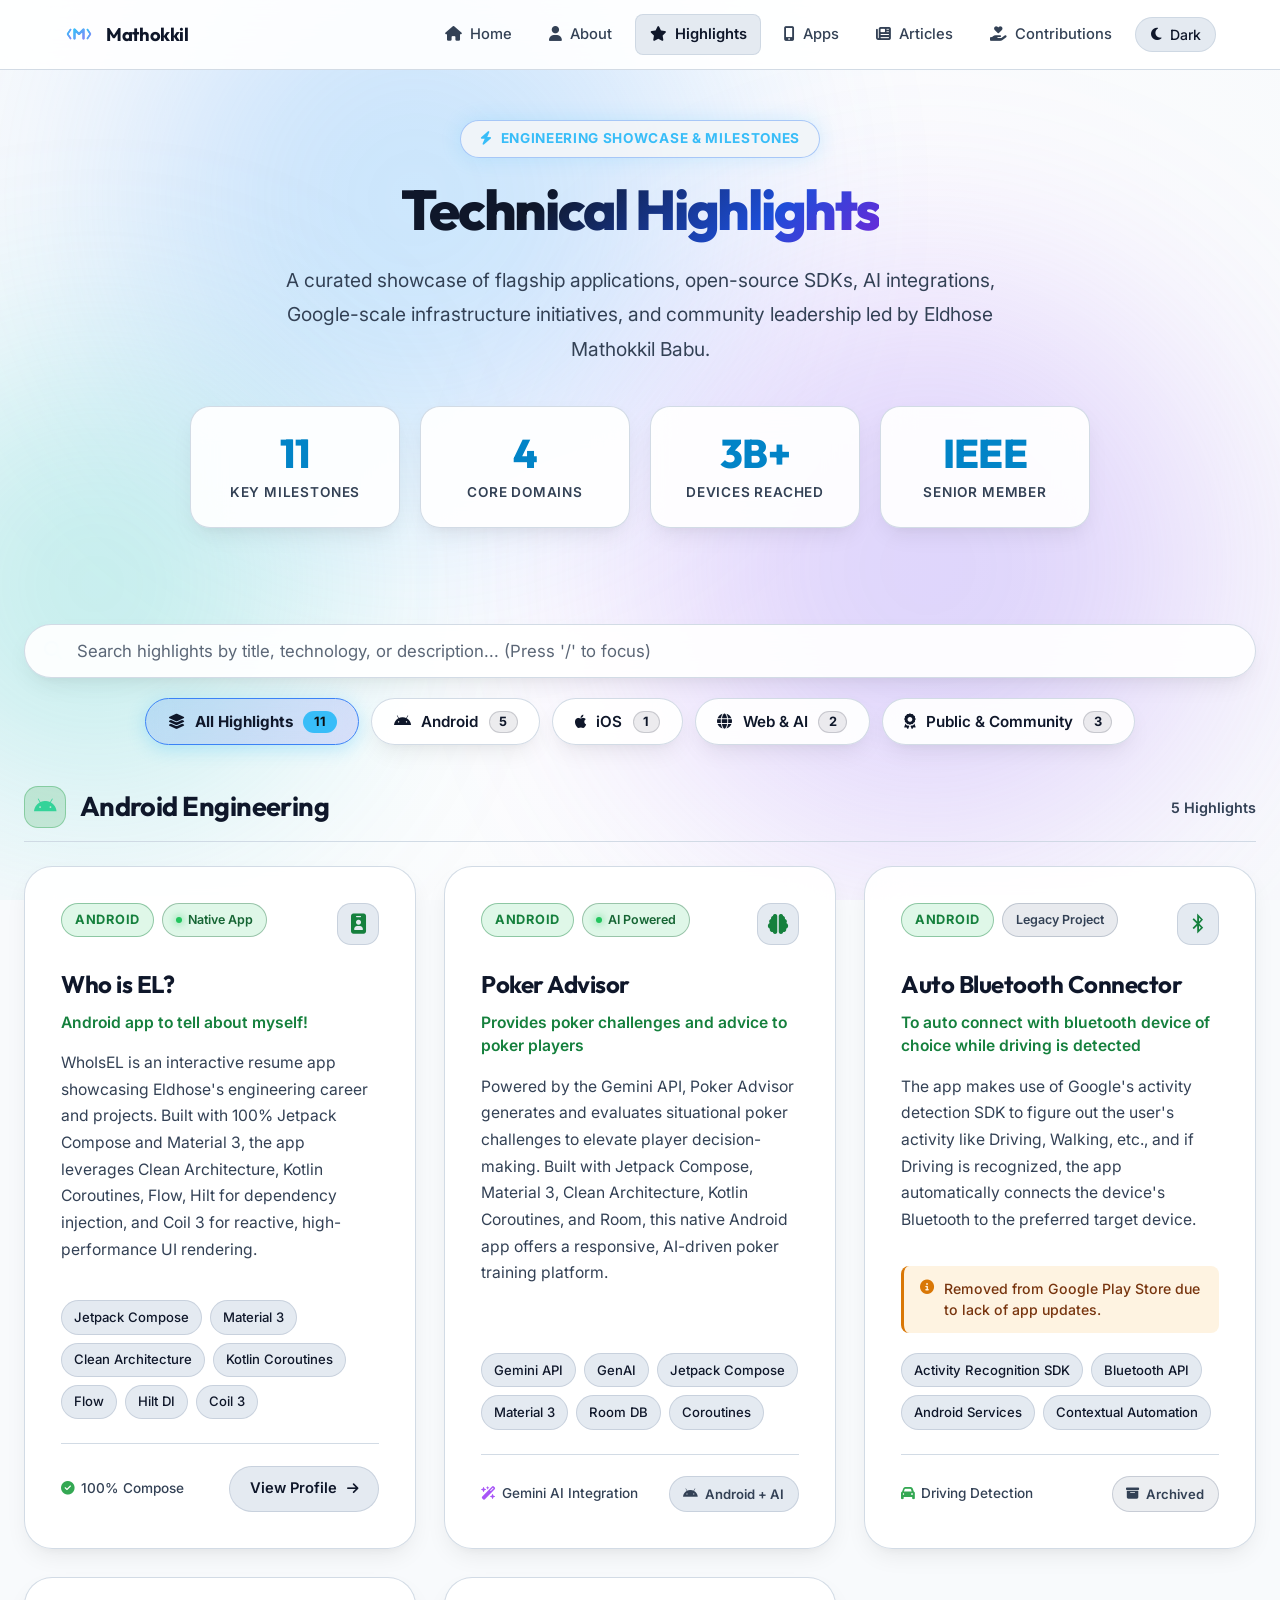
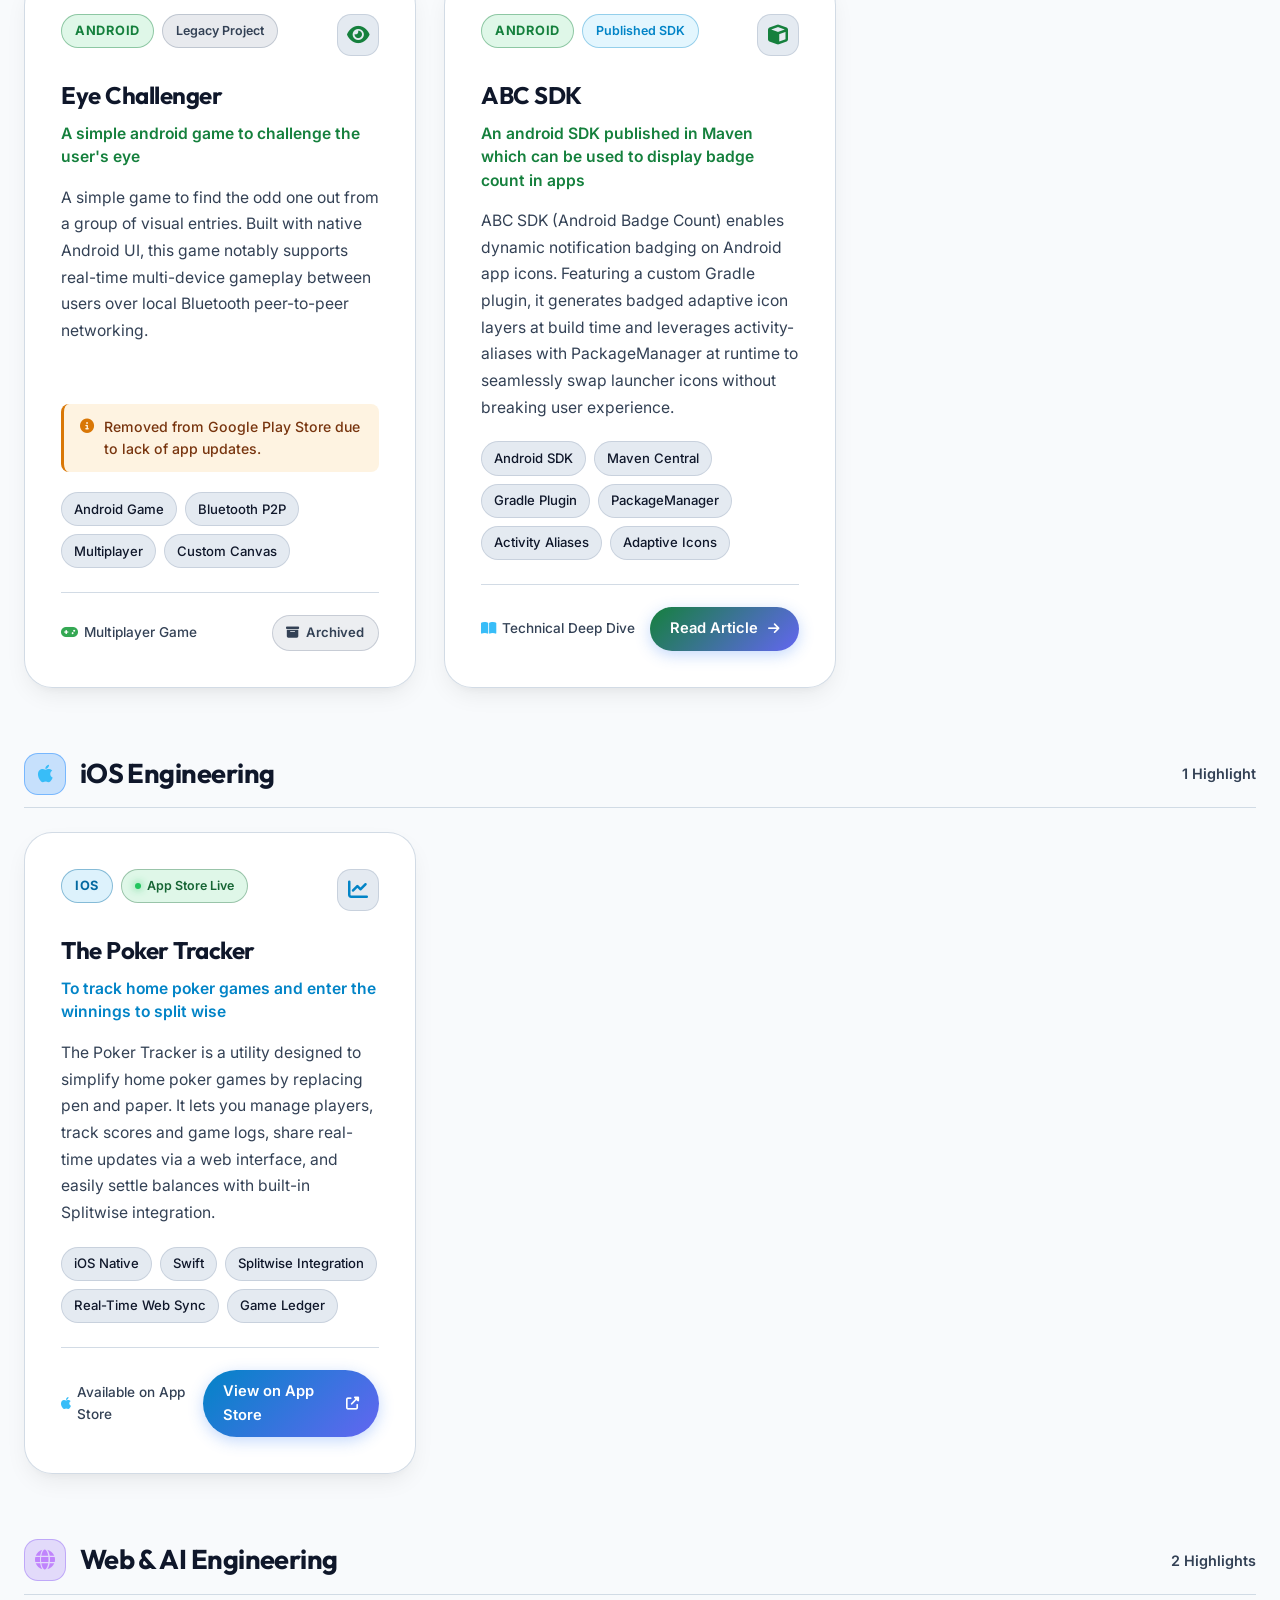
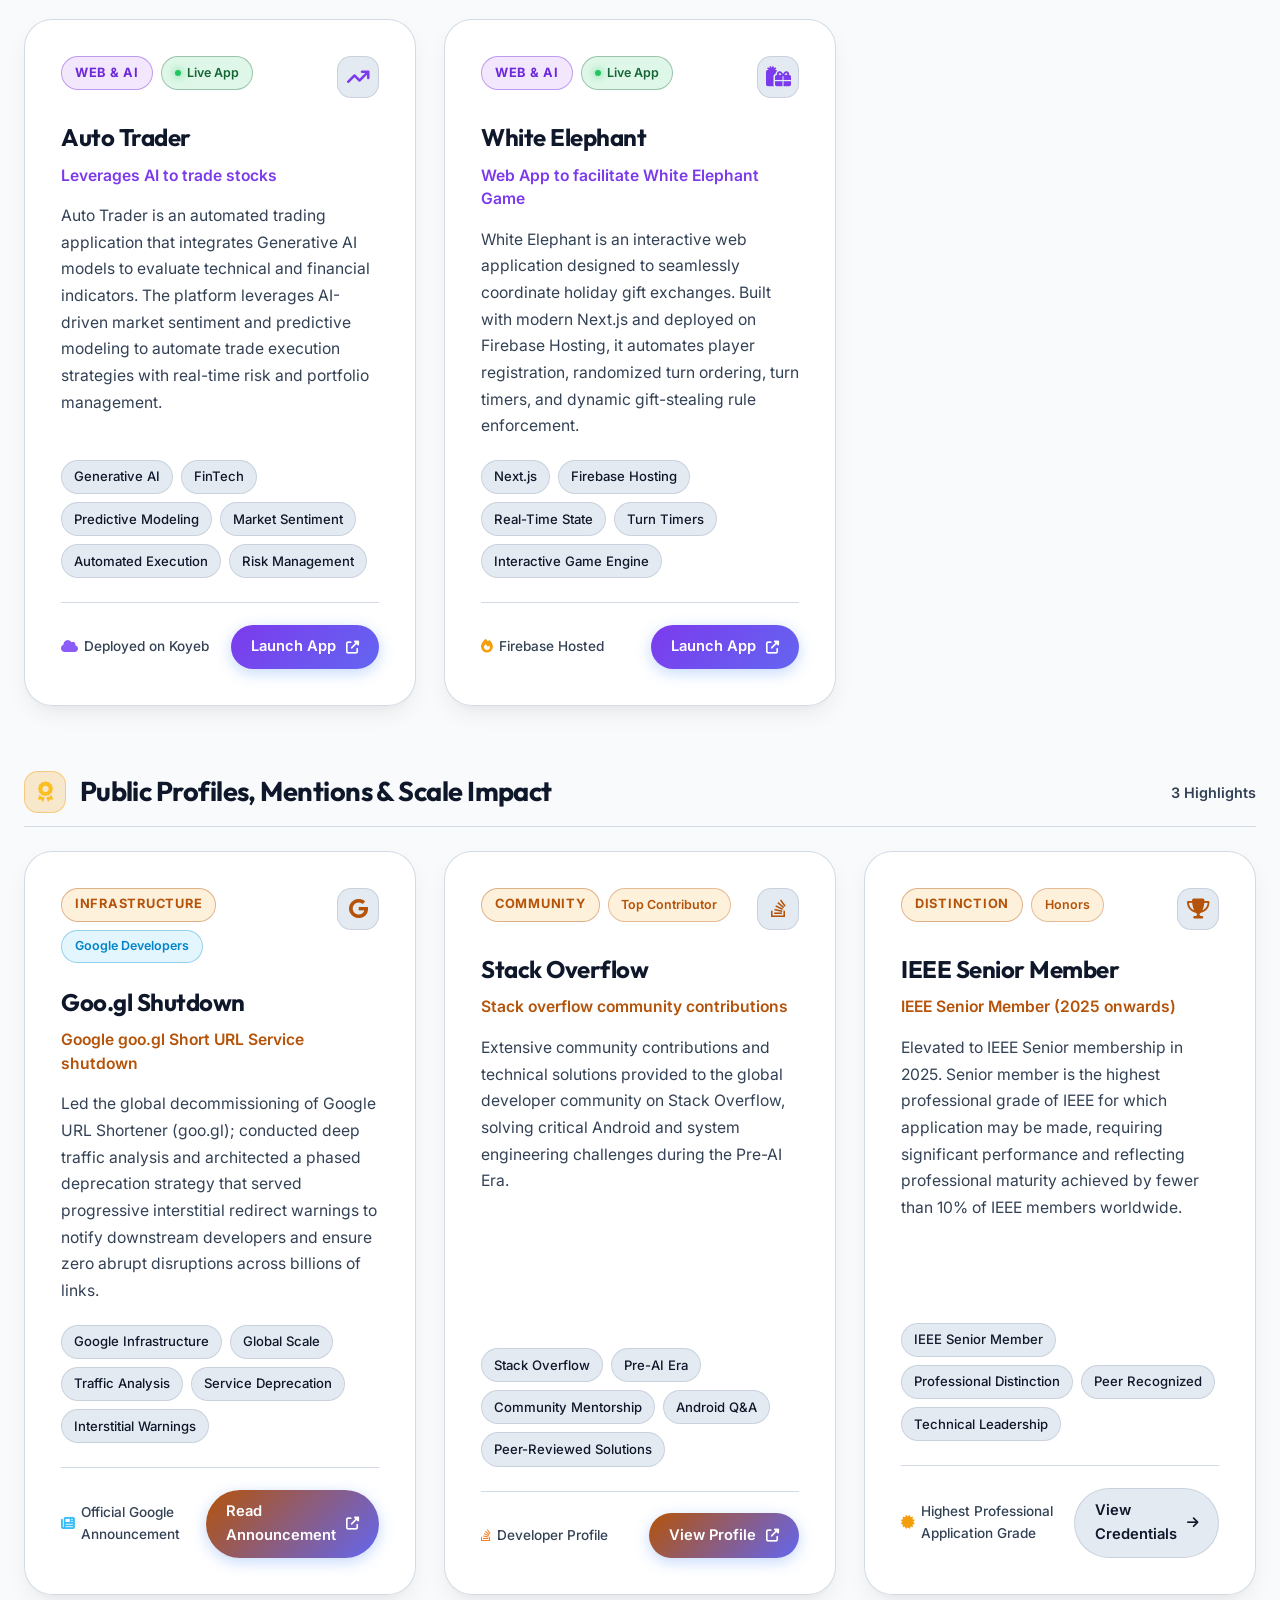
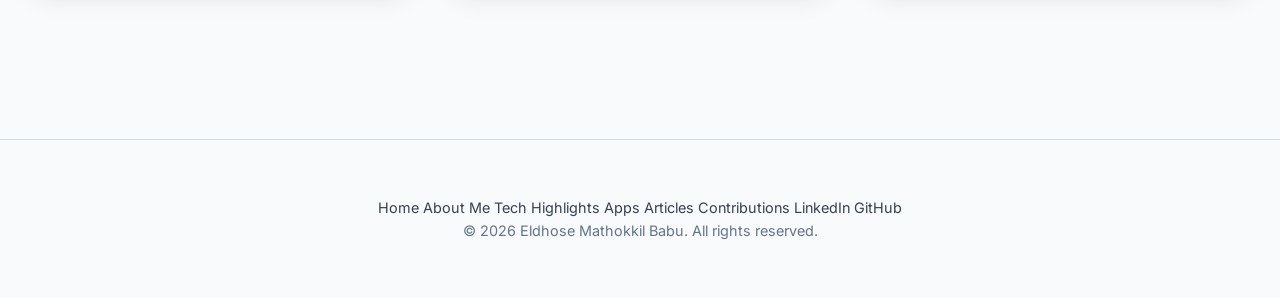
<file: public/highlights.html>
<!DOCTYPE html>
<html lang="en" data-theme="dark">

<head>
  <meta charset="UTF-8">
  <meta name="viewport" content="width=device-width, initial-scale=1.0">
  <title>Tech Highlights | Eldhose Mathokkil Babu</title>
  <meta name="description"
    content="Explore technical highlights and engineering milestones by Eldhose Mathokkil Babu — Android OS, Jetpack Compose, iOS, Generative AI, and Google-scale systems.">
  <meta name="color-scheme" content="light dark">

  <!-- Google Fonts: Outfit (headings) & Inter (body) -->
  <link rel="preconnect" href="https://fonts.googleapis.com">
  <link rel="preconnect" href="https://fonts.gstatic.com" crossorigin>
  <link
    href="https://fonts.googleapis.com/css2?family=Inter:wght@300;400;500;600;700&family=Outfit:wght@400;500;600;700;800&display=swap"
    rel="stylesheet">

  <!-- Font Awesome Icons -->
  <link rel="stylesheet" href="https://cdnjs.cloudflare.com/ajax/libs/font-awesome/6.5.1/css/all.min.css">

  <link rel="icon" type="image/svg+xml" href="logo.svg">
  <link rel="stylesheet" href="style.css?v=2.2">
  <link rel="stylesheet" href="highlights.css?v=2.2">

  <!-- Prevent FOUC Theme Script -->
  <script>
    (function () {
      const savedTheme = localStorage.getItem('color-scheme');
      const prefersDark = window.matchMedia('(prefers-color-scheme: dark)').matches;
      const theme = savedTheme || (prefersDark ? 'dark' : 'light');
      document.documentElement.setAttribute('data-theme', theme);
    })();
  </script>
</head>

<body>
  <!-- Ambient floating globes background -->
  <div class="background-globes" aria-hidden="true">
    <div class="globe globe-1"></div>
    <div class="globe globe-2"></div>
    <div class="globe globe-3"></div>
  </div>

  <!-- Top Glass Navigation -->
  <nav class="glass-nav" aria-label="Main Navigation">
    <a href="/" class="logo" id="nav-brand-link">
      <img src="logo.svg" alt="Mathokkil Logo" class="nav-logo-img">
      <span>Mathokkil</span>
    </a>

    <div class="nav-links">
      <a href="/" class="nav-link" id="nav-home">
        <i class="fas fa-home"></i>
        <span class="nav-link-text">Home</span>
      </a>
      <a href="aboutme.html" class="nav-link" id="nav-aboutme">
        <i class="fas fa-user"></i>
        <span class="nav-link-text">About</span>
      </a>
      <a href="highlights.html" class="nav-link active" id="nav-highlights" aria-current="page">
        <i class="fas fa-star"></i>
        <span class="nav-link-text">Highlights</span>
      </a>
      <a href="apps.html" class="nav-link" id="nav-apps">
        <i class="fas fa-mobile-screen-button"></i>
        <span class="nav-link-text">Apps</span>
      </a>
      <a href="articles/" class="nav-link" id="nav-articles">
        <i class="fas fa-newspaper"></i>
        <span class="nav-link-text">Articles</span>
      </a>
      <a href="contributions.html" class="nav-link" id="nav-contributions">
        <i class="fas fa-hand-holding-heart"></i>
        <span class="nav-link-text">Contributions</span>
      </a>
      <button id="theme-toggle-btn" class="theme-toggle-btn" type="button" aria-label="Toggle theme mode">
        <i class="fas fa-sun" id="theme-icon"></i>
        <span id="theme-label" class="theme-text">Light</span>
      </button>
    </div>
  </nav>

  <!-- Main Container -->
  <main class="highlights-container">
    <!-- Hero Section -->
    <header class="hero-section fade-in-up">
      <div class="hero-badge">
        <i class="fas fa-bolt"></i>
        <span>Engineering Showcase & Milestones</span>
      </div>
      <h1 class="hero-title">Technical Highlights</h1>
      <p class="hero-description">
        A curated showcase of flagship applications, open-source SDKs, AI integrations, Google-scale infrastructure
        initiatives, and community leadership led by Eldhose Mathokkil Babu.
      </p>

      <!-- Key Metrics Ribbon -->
      <div class="metrics-ribbon" role="region" aria-label="Quick Highlights Statistics">
        <div class="metric-card">
          <div class="metric-number">11</div>
          <div class="metric-label">Key Milestones</div>
        </div>
        <div class="metric-card">
          <div class="metric-number">4</div>
          <div class="metric-label">Core Domains</div>
        </div>
        <div class="metric-card">
          <div class="metric-number">3B+</div>
          <div class="metric-label">Devices Reached</div>
        </div>
        <div class="metric-card">
          <div class="metric-number">IEEE</div>
          <div class="metric-label">Senior Member</div>
        </div>
      </div>
    </header>

    <!-- Search & Category Filters -->
    <section class="controls-bar" aria-label="Search and Filter Highlights">
      <div class="search-wrapper">
        <i class="fas fa-search search-icon" aria-hidden="true"></i>
        <input type="text" id="highlight-search" class="search-input"
          placeholder="Search highlights by title, technology, or description... (Press '/' to focus)"
          aria-label="Search highlights">
        <button id="search-clear-btn" class="search-clear-btn" type="button" aria-label="Clear search query">
          <i class="fas fa-times-circle"></i>
        </button>
      </div>

      <nav class="category-filter-bar" aria-label="Category Filters">
        <button class="filter-btn active" data-filter="all" id="filter-all" type="button">
          <i class="fas fa-layer-group"></i> All Highlights <span class="filter-count">11</span>
        </button>
        <button class="filter-btn" data-filter="Android" id="filter-android" type="button">
          <i class="fab fa-android"></i> Android <span class="filter-count">5</span>
        </button>
        <button class="filter-btn" data-filter="iOS" id="filter-ios" type="button">
          <i class="fab fa-apple"></i> iOS <span class="filter-count">1</span>
        </button>
        <button class="filter-btn" data-filter="Web" id="filter-web" type="button">
          <i class="fas fa-globe"></i> Web & AI <span class="filter-count">2</span>
        </button>
        <button class="filter-btn" data-filter="Public Profiles/Mentions/Contributions" id="filter-contributions"
          type="button">
          <i class="fas fa-award"></i> Public & Community <span class="filter-count">3</span>
        </button>
      </nav>
    </section>

    <!-- ========================================== -->
    <!-- CATEGORY 1: ANDROID -->
    <!-- ========================================== -->
    <section class="highlights-section" data-category="Android" id="section-android">
      <div class="section-header">
        <div class="section-title-group">
          <div class="section-icon-box android">
            <i class="fab fa-android"></i>
          </div>
          <h2 class="section-title">Android Engineering</h2>
        </div>
        <span class="section-count-badge">5 Highlights</span>
      </div>

      <div class="highlights-grid">
        <!-- Highlight: Who is EL? -->
        <article class="highlight-card" data-category="Android"
          data-tags="android jetpack compose material 3 clean architecture kotlin coroutines flow hilt coil 3 reactive ui resume"
          id="highlight-who-is-el">
          <div>
            <div class="card-top">
              <div class="badge-group">
                <span class="category-tag android">Android</span>
                <span class="status-badge live">Native App</span>
              </div>
              <div class="card-icon">
                <i class="fas fa-id-badge"></i>
              </div>
            </div>
            <h3 class="card-title">Who is EL?</h3>
            <p class="card-subtitle">Android app to tell about myself!</p>
            <p class="card-description">
              WhoIsEL is an interactive resume app showcasing Eldhose's engineering career and projects. Built with 100%
              Jetpack Compose and Material 3, the app leverages Clean Architecture, Kotlin Coroutines, Flow, Hilt for
              dependency injection, and Coil 3 for reactive, high-performance UI rendering.
            </p>
            <div class="tech-tags">
              <span class="tech-tag">Jetpack Compose</span>
              <span class="tech-tag">Material 3</span>
              <span class="tech-tag">Clean Architecture</span>
              <span class="tech-tag">Kotlin Coroutines</span>
              <span class="tech-tag">Flow</span>
              <span class="tech-tag">Hilt DI</span>
              <span class="tech-tag">Coil 3</span>
            </div>
          </div>
          <div class="card-action">
            <span class="card-internal-badge">
              <i class="fas fa-check-circle" style="color: var(--accent-android);"></i> 100% Compose
            </span>
            <a href="aboutme.html" class="action-btn ghost" id="btn-whoisel-details">
              <span>View Profile</span>
              <i class="fas fa-arrow-right"></i>
            </a>
          </div>
        </article>

        <!-- Highlight: Poker Advisor -->
        <article class="highlight-card" data-category="Android"
          data-tags="android gemini api ai artificial intelligence poker challenges advice jetpack compose material 3 clean architecture kotlin room database"
          id="highlight-poker-advisor">
          <div>
            <div class="card-top">
              <div class="badge-group">
                <span class="category-tag android">Android</span>
                <span class="status-badge live">AI Powered</span>
              </div>
              <div class="card-icon">
                <i class="fas fa-brain"></i>
              </div>
            </div>
            <h3 class="card-title">Poker Advisor</h3>
            <p class="card-subtitle">Provides poker challenges and advice to poker players</p>
            <p class="card-description">
              Powered by the Gemini API, Poker Advisor generates and evaluates situational poker challenges to elevate
              player decision-making. Built with Jetpack Compose, Material 3, Clean Architecture, Kotlin Coroutines, and
              Room, this native Android app offers a responsive, AI-driven poker training platform.
            </p>
            <div class="tech-tags">
              <span class="tech-tag">Gemini API</span>
              <span class="tech-tag">GenAI</span>
              <span class="tech-tag">Jetpack Compose</span>
              <span class="tech-tag">Material 3</span>
              <span class="tech-tag">Room DB</span>
              <span class="tech-tag">Coroutines</span>
            </div>
          </div>
          <div class="card-action">
            <span class="card-internal-badge">
              <i class="fas fa-wand-magic-sparkles" style="color: #a855f7;"></i> Gemini AI Integration
            </span>
            <span class="card-status-pill">
              <i class="fab fa-android"></i> Android + AI
            </span>
          </div>
        </article>

        <!-- Highlight: Auto Bluetooth Connector -->
        <article class="highlight-card" data-category="Android"
          data-tags="android auto bluetooth connector activity detection sdk driving walking background services automation play store"
          id="highlight-auto-bluetooth">
          <div>
            <div class="card-top">
              <div class="badge-group">
                <span class="category-tag android">Android</span>
                <span class="status-badge archive">Legacy Project</span>
              </div>
              <div class="card-icon">
                <i class="fab fa-bluetooth-b"></i>
              </div>
            </div>
            <h3 class="card-title">Auto Bluetooth Connector</h3>
            <p class="card-subtitle">To auto connect with bluetooth device of choice while driving is detected</p>
            <p class="card-description">
              The app makes use of Google's activity detection SDK to figure out the user's activity like Driving,
              Walking, etc., and if Driving is recognized, the app automatically connects the device's Bluetooth to the
              preferred target device.
            </p>
            <div class="notice-box">
              <i class="fas fa-info-circle"></i>
              <span>Removed from Google Play Store due to lack of app updates.</span>
            </div>
            <div class="tech-tags">
              <span class="tech-tag">Activity Recognition SDK</span>
              <span class="tech-tag">Bluetooth API</span>
              <span class="tech-tag">Android Services</span>
              <span class="tech-tag">Contextual Automation</span>
            </div>
          </div>
          <div class="card-action">
            <span class="card-internal-badge">
              <i class="fas fa-car" style="color: var(--accent-android);"></i> Driving Detection
            </span>
            <span class="card-status-pill archive">
              <i class="fas fa-box-archive"></i> Archived
            </span>
          </div>
        </article>

        <!-- Highlight: Eye Challenger -->
        <article class="highlight-card" data-category="Android"
          data-tags="eye challenger android game eye challenge odd one out multi device bluetooth p2p multiplayer play store"
          id="highlight-eye-challenger">
          <div>
            <div class="card-top">
              <div class="badge-group">
                <span class="category-tag android">Android</span>
                <span class="status-badge archive">Legacy Project</span>
              </div>
              <div class="card-icon">
                <i class="fas fa-eye"></i>
              </div>
            </div>
            <h3 class="card-title">Eye Challenger</h3>
            <p class="card-subtitle">A simple android game to challenge the user's eye</p>
            <p class="card-description">
              A simple game to find the odd one out from a group of visual entries. Built with native Android UI, this
              game notably supports real-time multi-device gameplay between users over local Bluetooth peer-to-peer
              networking.
            </p>
            <div class="notice-box">
              <i class="fas fa-info-circle"></i>
              <span>Removed from Google Play Store due to lack of app updates.</span>
            </div>
            <div class="tech-tags">
              <span class="tech-tag">Android Game</span>
              <span class="tech-tag">Bluetooth P2P</span>
              <span class="tech-tag">Multiplayer</span>
              <span class="tech-tag">Custom Canvas</span>
            </div>
          </div>
          <div class="card-action">
            <span class="card-internal-badge">
              <i class="fas fa-gamepad" style="color: var(--accent-android);"></i> Multiplayer Game
            </span>
            <span class="card-status-pill archive">
              <i class="fas fa-box-archive"></i> Archived
            </span>
          </div>
        </article>

        <!-- Highlight: ABC SDK -->
        <article class="highlight-card" data-category="Android"
          data-tags="abc sdk android badge count maven gradle plugin packagemanager activity-aliases adaptive icons open source library"
          id="highlight-abc-sdk">
          <div>
            <div class="card-top">
              <div class="badge-group">
                <span class="category-tag android">Android</span>
                <span class="status-badge article">Published SDK</span>
              </div>
              <div class="card-icon">
                <i class="fas fa-cube"></i>
              </div>
            </div>
            <h3 class="card-title">ABC SDK</h3>
            <p class="card-subtitle">An android SDK published in Maven which can be used to display badge count in apps</p>
            <p class="card-description">
              ABC SDK (Android Badge Count) enables dynamic notification badging on Android app icons. Featuring a custom
              Gradle plugin, it generates badged adaptive icon layers at build time and leverages activity-aliases with
              PackageManager at runtime to seamlessly swap launcher icons without breaking user experience.
            </p>
            <div class="tech-tags">
              <span class="tech-tag">Android SDK</span>
              <span class="tech-tag">Maven Central</span>
              <span class="tech-tag">Gradle Plugin</span>
              <span class="tech-tag">PackageManager</span>
              <span class="tech-tag">Activity Aliases</span>
              <span class="tech-tag">Adaptive Icons</span>
            </div>
          </div>
          <div class="card-action">
            <span class="card-internal-badge">
              <i class="fas fa-book-open" style="color: var(--brand-blue);"></i> Technical Deep Dive
            </span>
            <a href="articles/abc-sdk.html" class="action-btn primary" id="btn-abc-sdk-article">
              <span>Read Article</span>
              <i class="fas fa-arrow-right"></i>
            </a>
          </div>
        </article>
      </div>
    </section>

    <!-- ========================================== -->
    <!-- CATEGORY 2: IOS -->
    <!-- ========================================== -->
    <section class="highlights-section" data-category="iOS" id="section-ios">
      <div class="section-header">
        <div class="section-title-group">
          <div class="section-icon-box ios">
            <i class="fab fa-apple"></i>
          </div>
          <h2 class="section-title">iOS Engineering</h2>
        </div>
        <span class="section-count-badge">1 Highlight</span>
      </div>

      <div class="highlights-grid">
        <!-- Highlight: The Poker Tracker -->
        <article class="highlight-card" data-category="iOS"
          data-tags="ios apple app store the poker tracker home poker games splitwise integration web interface game logs scores settle balances swift"
          id="highlight-poker-tracker">
          <div>
            <div class="card-top">
              <div class="badge-group">
                <span class="category-tag ios">iOS</span>
                <span class="status-badge live">App Store Live</span>
              </div>
              <div class="card-icon">
                <i class="fas fa-chart-line"></i>
              </div>
            </div>
            <h3 class="card-title">The Poker Tracker</h3>
            <p class="card-subtitle">To track home poker games and enter the winnings to split wise</p>
            <p class="card-description">
              The Poker Tracker is a utility designed to simplify home poker games by replacing pen and paper. It lets
              you manage players, track scores and game logs, share real-time updates via a web interface, and easily
              settle balances with built-in Splitwise integration.
            </p>
            <div class="tech-tags">
              <span class="tech-tag">iOS Native</span>
              <span class="tech-tag">Swift</span>
              <span class="tech-tag">Splitwise Integration</span>
              <span class="tech-tag">Real-Time Web Sync</span>
              <span class="tech-tag">Game Ledger</span>
            </div>
          </div>
          <div class="card-action">
            <span class="card-internal-badge">
              <i class="fab fa-apple" style="color: var(--brand-blue);"></i> Available on App Store
            </span>
            <a href="https://apps.apple.com/us/app/the-poker-tracker/id6752974348" target="_blank" rel="noopener noreferrer"
              class="action-btn primary" id="btn-poker-tracker-appstore">
              <span>View on App Store</span>
              <i class="fas fa-external-link-alt"></i>
            </a>
          </div>
        </article>
      </div>
    </section>

    <!-- ========================================== -->
    <!-- CATEGORY 3: WEB & AI -->
    <!-- ========================================== -->
    <section class="highlights-section" data-category="Web" id="section-web">
      <div class="section-header">
        <div class="section-title-group">
          <div class="section-icon-box web">
            <i class="fas fa-globe"></i>
          </div>
          <h2 class="section-title">Web & AI Engineering</h2>
        </div>
        <span class="section-count-badge">2 Highlights</span>
      </div>

      <div class="highlights-grid">
        <!-- Highlight: Auto Trader -->
        <article class="highlight-card" data-category="Web"
          data-tags="web auto trader leverages ai trade stocks generative ai models financial indicators market sentiment predictive modeling automated execution koyeb"
          id="highlight-auto-trader">
          <div>
            <div class="card-top">
              <div class="badge-group">
                <span class="category-tag web">Web & AI</span>
                <span class="status-badge live">Live App</span>
              </div>
              <div class="card-icon">
                <i class="fas fa-arrow-trend-up"></i>
              </div>
            </div>
            <h3 class="card-title">Auto Trader</h3>
            <p class="card-subtitle">Leverages AI to trade stocks</p>
            <p class="card-description">
              Auto Trader is an automated trading application that integrates Generative AI models to evaluate technical
              and financial indicators. The platform leverages AI-driven market sentiment and predictive modeling to
              automate trade execution strategies with real-time risk and portfolio management.
            </p>
            <div class="tech-tags">
              <span class="tech-tag">Generative AI</span>
              <span class="tech-tag">FinTech</span>
              <span class="tech-tag">Predictive Modeling</span>
              <span class="tech-tag">Market Sentiment</span>
              <span class="tech-tag">Automated Execution</span>
              <span class="tech-tag">Risk Management</span>
            </div>
          </div>
          <div class="card-action">
            <span class="card-internal-badge">
              <i class="fas fa-cloud" style="color: var(--accent-web);"></i> Deployed on Koyeb
            </span>
            <a href="https://surviving-aphid-eldhose-81e6e10b.koyeb.app/" target="_blank" rel="noopener noreferrer"
              class="action-btn primary" id="btn-auto-trader-launch">
              <span>Launch App</span>
              <i class="fas fa-external-link-alt"></i>
            </a>
          </div>
        </article>

        <!-- Highlight: White Elephant -->
        <article class="highlight-card" data-category="Web"
          data-tags="web white elephant web app gift exchange holiday next.js nextjs firebase hosting real-time timers randomized ordering rule enforcement"
          id="highlight-white-elephant">
          <div>
            <div class="card-top">
              <div class="badge-group">
                <span class="category-tag web">Web & AI</span>
                <span class="status-badge live">Live App</span>
              </div>
              <div class="card-icon">
                <i class="fas fa-gifts"></i>
              </div>
            </div>
            <h3 class="card-title">White Elephant</h3>
            <p class="card-subtitle">Web App to facilitate White Elephant Game</p>
            <p class="card-description">
              White Elephant is an interactive web application designed to seamlessly coordinate holiday gift exchanges.
              Built with modern Next.js and deployed on Firebase Hosting, it automates player registration, randomized
              turn ordering, turn timers, and dynamic gift-stealing rule enforcement.
            </p>
            <div class="tech-tags">
              <span class="tech-tag">Next.js</span>
              <span class="tech-tag">Firebase Hosting</span>
              <span class="tech-tag">Real-Time State</span>
              <span class="tech-tag">Turn Timers</span>
              <span class="tech-tag">Interactive Game Engine</span>
            </div>
          </div>
          <div class="card-action">
            <span class="card-internal-badge">
              <i class="fas fa-fire" style="color: #f59e0b;"></i> Firebase Hosted
            </span>
            <a href="https://white-elephant-ed2b4.web.app/" target="_blank" rel="noopener noreferrer"
              class="action-btn primary" id="btn-white-elephant-launch">
              <span>Launch App</span>
              <i class="fas fa-external-link-alt"></i>
            </a>
          </div>
        </article>
      </div>
    </section>

    <!-- ========================================== -->
    <!-- CATEGORY 4: PUBLIC PROFILES / MENTIONS / CONTRIBUTIONS -->
    <!-- ========================================== -->
    <section class="highlights-section" data-category="Public Profiles/Mentions/Contributions" id="section-contributions">
      <div class="section-header">
        <div class="section-title-group">
          <div class="section-icon-box impact">
            <i class="fas fa-award"></i>
          </div>
          <h2 class="section-title">Public Profiles, Mentions & Scale Impact</h2>
        </div>
        <span class="section-count-badge">3 Highlights</span>
      </div>

      <div class="highlights-grid">
        <!-- Highlight: Goo.gl Shutdown -->
        <article class="highlight-card" data-category="Public Profiles/Mentions/Contributions"
          data-tags="goo.gl shutdown google url shortener decommissioning traffic analysis deprecation strategy developers redirect warnings global infrastructure scale"
          id="highlight-googl-shutdown">
          <div>
            <div class="card-top">
              <div class="badge-group">
                <span class="category-tag impact">Infrastructure</span>
                <span class="status-badge article">Google Developers</span>
              </div>
              <div class="card-icon">
                <i class="fab fa-google"></i>
              </div>
            </div>
            <h3 class="card-title">Goo.gl Shutdown</h3>
            <p class="card-subtitle">Google goo.gl Short URL Service shutdown</p>
            <p class="card-description">
              Led the global decommissioning of Google URL Shortener (goo.gl); conducted deep traffic analysis and
              architected a phased deprecation strategy that served progressive interstitial redirect warnings to notify
              downstream developers and ensure zero abrupt disruptions across billions of links.
            </p>
            <div class="tech-tags">
              <span class="tech-tag">Google Infrastructure</span>
              <span class="tech-tag">Global Scale</span>
              <span class="tech-tag">Traffic Analysis</span>
              <span class="tech-tag">Service Deprecation</span>
              <span class="tech-tag">Interstitial Warnings</span>
            </div>
          </div>
          <div class="card-action">
            <span class="card-internal-badge">
              <i class="fas fa-newspaper" style="color: var(--brand-blue);"></i> Official Google Announcement
            </span>
            <a href="https://developers.googleblog.com/en/google-url-shortener-links-will-no-longer-be-available/"
              target="_blank" rel="noopener noreferrer" class="action-btn primary" id="btn-googl-announcement">
              <span>Read Announcement</span>
              <i class="fas fa-external-link-alt"></i>
            </a>
          </div>
        </article>

        <!-- Highlight: Stack Overflow -->
        <article class="highlight-card" data-category="Public Profiles/Mentions/Contributions"
          data-tags="stack overflow community contributions pre-ai era android knowledge sharing answers reputation top contributor"
          id="highlight-stackoverflow">
          <div>
            <div class="card-top">
              <div class="badge-group">
                <span class="category-tag impact">Community</span>
                <span class="status-badge award">Top Contributor</span>
              </div>
              <div class="card-icon">
                <i class="fab fa-stack-overflow"></i>
              </div>
            </div>
            <h3 class="card-title">Stack Overflow</h3>
            <p class="card-subtitle">Stack overflow community contributions</p>
            <p class="card-description">
              Extensive community contributions and technical solutions provided to the global developer community on
              Stack Overflow, solving critical Android and system engineering challenges during the Pre-AI Era.
            </p>
            <div class="tech-tags">
              <span class="tech-tag">Stack Overflow</span>
              <span class="tech-tag">Pre-AI Era</span>
              <span class="tech-tag">Community Mentorship</span>
              <span class="tech-tag">Android Q&A</span>
              <span class="tech-tag">Peer-Reviewed Solutions</span>
            </div>
          </div>
          <div class="card-action">
            <span class="card-internal-badge">
              <i class="fab fa-stack-overflow" style="color: #f48225;"></i> Developer Profile
            </span>
            <a href="https://stackoverflow.com/users/1618885/eldhose-m-babu" target="_blank" rel="noopener noreferrer"
              class="action-btn primary" id="btn-stackoverflow-profile">
              <span>View Profile</span>
              <i class="fas fa-external-link-alt"></i>
            </a>
          </div>
        </article>

        <!-- Highlight: IEEE Senior Member -->
        <article class="highlight-card" data-category="Public Profiles/Mentions/Contributions"
          data-tags="ieee senior member 2025 onwards honors elevation professional distinction top 10 percent institute of electrical and electronics engineers"
          id="highlight-ieee">
          <div>
            <div class="card-top">
              <div class="badge-group">
                <span class="category-tag impact">Distinction</span>
                <span class="status-badge award">Honors</span>
              </div>
              <div class="card-icon">
                <i class="fas fa-trophy"></i>
              </div>
            </div>
            <h3 class="card-title">IEEE Senior Member</h3>
            <p class="card-subtitle">IEEE Senior Member (2025 onwards)</p>
            <p class="card-description">
              Elevated to IEEE Senior membership in 2025. Senior member is the highest professional grade of IEEE for
              which application may be made, requiring significant performance and reflecting professional maturity
              achieved by fewer than 10% of IEEE members worldwide.
            </p>
            <div class="tech-tags">
              <span class="tech-tag">IEEE Senior Member</span>
              <span class="tech-tag">Professional Distinction</span>
              <span class="tech-tag">Peer Recognized</span>
              <span class="tech-tag">Technical Leadership</span>
            </div>
          </div>
          <div class="card-action">
            <span class="card-internal-badge">
              <i class="fas fa-certificate" style="color: var(--accent-impact);"></i> Highest Professional Application Grade
            </span>
            <a href="aboutme.html" class="action-btn ghost" id="btn-ieee-credentials">
              <span>View Credentials</span>
              <i class="fas fa-arrow-right"></i>
            </a>
          </div>
        </article>
      </div>
    </section>

    <!-- Empty Search State -->
    <div class="empty-state" id="empty-state" role="status" aria-live="polite">
      <div class="empty-icon">
        <i class="fas fa-search-minus"></i>
      </div>
      <h3 class="empty-title">No highlights match your search</h3>
      <p class="empty-description">Try adjusting your search terms or selecting a different category filter above.</p>
      <button class="action-btn primary" id="reset-filters-btn" type="button">
        <i class="fas fa-rotate-left"></i>
        <span>Reset Filters</span>
      </button>
    </div>
  </main>

  <!-- Footer -->
  <footer class="highlights-footer">
    <nav class="footer-nav" aria-label="Footer Navigation">
      <a href="/" class="footer-link">Home</a>
      <a href="aboutme.html" class="footer-link">About Me</a>
      <a href="highlights.html" class="footer-link">Tech Highlights</a>
      <a href="apps.html" class="footer-link">Apps</a>
      <a href="articles/" class="footer-link">Articles</a>
      <a href="contributions.html" class="footer-link">Contributions</a>
      <a href="https://linkedin.com/in/eldhosembabu" target="_blank" rel="noopener noreferrer" class="footer-link">LinkedIn</a>
      <a href="https://github.com/eldhosembabu" target="_blank" rel="noopener noreferrer" class="footer-link">GitHub</a>
    </nav>
    <p>&copy; 2026 Eldhose Mathokkil Babu. All rights reserved.</p>
  </footer>

  <script src="script.js?v=2.2"></script>
  <script src="highlights.js?v=2.2"></script>
</body>

</html>
</file>
<file: public/style.css>
/* -------------------------------------------------------------
 * MATHOKKIL GLOBAL DESIGN SYSTEM & TOKENS
 * Unified theme across all pages (Home, About, Highlights, Apps, Contributions, Articles)
 * ------------------------------------------------------------- */
:root {
    /* Brand & Accent Colors */
    --accent-primary: #3b82f6;      /* Modern Blue */
    --accent-secondary: #6366f1;    /* Indigo */
    --brand-blue: #38bdf8;          /* Light Blue / Cyan */
    --brand-indigo: #818cf8;        /* Soft Indigo */
    --brand-gradient: linear-gradient(135deg, #38bdf8 0%, #818cf8 100%);

    /* Domain-specific Accents */
    --accent-android: #34A853;      /* Google / Android Green */
    --accent-ios: #007AFF;          /* Apple Blue */
    --accent-web: #8B5CF6;          /* Modern Purple / AI */
    --accent-impact: #F59E0B;       /* Gold / Impact */

    /* Typography */
    --font-heading: 'Outfit', -apple-system, BlinkMacSystemFont, "Segoe UI", Roboto, sans-serif;
    --font-body: 'Inter', 'Outfit', -apple-system, BlinkMacSystemFont, "Segoe UI", Roboto, sans-serif;

    /* Sizing & Transitions */
    --radius-sm: 8px;
    --radius-md: 14px;
    --radius-lg: 20px;
    --radius-xl: 28px;
    --radius-pill: 9999px;

    --transition-fast: 0.18s ease;
    --transition-normal: 0.3s cubic-bezier(0.4, 0, 0.2, 1);
    --transition-slow: 0.5s cubic-bezier(0.4, 0, 0.2, 1);
}

/* -------------------------------------------------------------
 * DARK THEME (DEFAULT)
 * ------------------------------------------------------------- */
:root,
:root[data-theme="dark"] {
    --bg-color: #0c0c0d;
    --bg-surface: #13141f;
    --text-primary: #ffffff;
    --text-secondary: #cbd5e1;       /* High-contrast readable light slate */
    --text-muted: #94a3b8;           /* Clear secondary muted text */
    --glass-bg: rgba(18, 20, 30, 0.82);
    --glass-border: rgba(255, 255, 255, 0.1);
    --glass-highlight: rgba(255, 255, 255, 0.05);
    --border-highlight: rgba(56, 189, 248, 0.35);
    --card-shadow: 0 10px 30px -10px rgba(0, 0, 0, 0.6), 0 0 1px 1px rgba(255, 255, 255, 0.08);
    --premium-shadow: 0 20px 25px -5px rgba(0, 0, 0, 0.35), 0 10px 10px -5px rgba(0, 0, 0, 0.25);
    --gradient-text: linear-gradient(135deg, #ffffff 30%, #93c5fd 75%, #c084fc 100%);
    --nav-bg: rgba(12, 12, 13, 0.88);
    --orb-opacity: 0.18;
    --btn-primary-bg: #ffffff;
    --btn-primary-text: #0c0c0d;
    --btn-primary-hover: #f1f5f9;
    --chip-bg: rgba(255, 255, 255, 0.08);
    --chip-text: #f1f5f9;
    --chip-border: rgba(255, 255, 255, 0.12);
    --card-subtitle-color: #38bdf8;  /* Vibrant readable sky blue */
}

/* -------------------------------------------------------------
 * LIGHT THEME
 * ------------------------------------------------------------- */
:root[data-theme="light"] {
    --bg-color: #f8fafc;
    --bg-surface: #ffffff;
    --text-primary: #0f172a;
    --text-secondary: #334155;       /* Deep readable slate */
    --text-muted: #64748b;           /* Legible secondary muted */
    --glass-bg: rgba(255, 255, 255, 0.92);
    --glass-border: rgba(203, 213, 225, 0.85);
    --glass-highlight: rgba(241, 245, 249, 0.95);
    --border-highlight: rgba(59, 130, 246, 0.4);
    --card-shadow: 0 10px 25px -5px rgba(0, 0, 0, 0.08), 0 8px 10px -6px rgba(0, 0, 0, 0.04);
    --premium-shadow: 0 20px 25px -5px rgba(0, 0, 0, 0.12), 0 10px 10px -5px rgba(0, 0, 0, 0.06);
    --gradient-text: linear-gradient(135deg, #0f172a 30%, #1d4ed8 75%, #6d28d9 100%);
    --nav-bg: rgba(255, 255, 255, 0.9);
    --orb-opacity: 0.25;
    --btn-primary-bg: #0f172a;
    --btn-primary-text: #ffffff;
    --btn-primary-hover: #1e293b;
    --chip-bg: rgba(226, 232, 240, 0.9);
    --chip-text: #0f172a;
    --chip-border: rgba(148, 163, 184, 0.35);
    --card-subtitle-color: #0284c7;  /* Deep vibrant sky blue */
}

/* -------------------------------------------------------------
 * BASE & RESETS
 * ------------------------------------------------------------- */
*, *::before, *::after {
    margin: 0;
    padding: 0;
    box-sizing: border-box;
}

html {
    scroll-behavior: smooth;
}

body {
    font-family: var(--font-body);
    background-color: var(--bg-color);
    color: var(--text-primary);
    line-height: 1.6;
    overflow-x: hidden;
    -webkit-font-smoothing: antialiased;
    position: relative;
    min-height: 100vh;
    transition: background-color var(--transition-normal), color var(--transition-normal);
}

/* -------------------------------------------------------------
 * AMBIENT BACKGROUND GLOBES
 * ------------------------------------------------------------- */
.background-globes,
.bg-globes {
    position: fixed;
    top: 0;
    left: 0;
    width: 100%;
    height: 100%;
    z-index: -1;
    overflow: hidden;
    pointer-events: none;
    background: radial-gradient(circle at 50% 50%, var(--bg-surface) 0%, var(--bg-color) 100%);
}

.globe {
    position: absolute;
    border-radius: 50%;
    filter: blur(120px);
    opacity: var(--orb-opacity);
    animation: float 25s infinite ease-in-out;
}

.globe-1 {
    top: -10%;
    left: 10%;
    width: 45vw;
    height: 45vw;
    background: radial-gradient(circle, #38bdf8 0%, #3b82f6 70%, transparent 100%);
}

.globe-2 {
    bottom: 5%;
    right: 5%;
    width: 45vw;
    height: 45vw;
    background: radial-gradient(circle, #6366f1 0%, #a855f7 70%, transparent 100%);
    animation-delay: -6s;
}

.globe-3 {
    top: 40%;
    left: -10%;
    width: 35vw;
    height: 35vw;
    background: radial-gradient(circle, #34d399 0%, #06b6d4 70%, transparent 100%);
    animation-delay: -12s;
}

@keyframes float {
    0%, 100% {
        transform: translate(0, 0) scale(1);
    }
    50% {
        transform: translate(30px, -30px) scale(1.05);
    }
}

/* -------------------------------------------------------------
 * UNIFIED GLASS NAVIGATION
 * ------------------------------------------------------------- */
.glass-nav {
    position: fixed;
    top: 0;
    left: 0;
    width: 100%;
    padding: 1rem 6%;
    display: flex;
    justify-content: space-between;
    align-items: center;
    background: var(--nav-bg);
    backdrop-filter: blur(16px);
    -webkit-backdrop-filter: blur(16px);
    border-bottom: 1px solid var(--glass-border);
    z-index: 1000;
    transition: all var(--transition-normal);
}

.logo,
.nav-brand {
    display: flex;
    align-items: center;
    gap: 0.75rem;
    font-size: 1.15rem;
    font-weight: 700;
    letter-spacing: -0.02em;
    font-family: var(--font-heading);
    text-decoration: none;
    color: var(--text-primary);
}

.nav-logo-img,
.nav-logo {
    height: 30px;
    width: 30px;
    transition: transform var(--transition-normal);
}

.logo:hover .nav-logo-img,
.nav-brand:hover .nav-logo {
    transform: rotate(8deg) scale(1.08);
}

.nav-links,
.nav-actions {
    display: flex;
    align-items: center;
    gap: 0.6rem;
    flex-wrap: nowrap;
}

.nav-link {
    color: var(--text-secondary);
    text-decoration: none;
    font-size: 0.92rem;
    font-weight: 500;
    padding: 0.5rem 0.85rem;
    border-radius: var(--radius-sm);
    transition: all var(--transition-fast);
    display: inline-flex;
    align-items: center;
    gap: 0.5rem;
    white-space: nowrap;
}

.nav-link:hover {
    color: var(--text-primary);
    background: var(--glass-highlight);
}

.nav-link.active {
    color: var(--text-primary);
    background: var(--chip-bg);
    border: 1px solid var(--glass-border);
    font-weight: 600;
}

/* Theme Toggle Button */
.theme-toggle-btn {
    background: var(--chip-bg);
    border: 1px solid var(--glass-border);
    color: var(--text-primary);
    padding: 0.5rem 0.9rem;
    border-radius: var(--radius-pill);
    cursor: pointer;
    display: inline-flex;
    align-items: center;
    gap: 0.5rem;
    font-size: 0.88rem;
    font-family: inherit;
    font-weight: 500;
    transition: all var(--transition-fast);
    white-space: nowrap;
}

.theme-toggle-btn:hover {
    border-color: var(--brand-blue);
    transform: translateY(-1px);
    box-shadow: 0 4px 12px rgba(56, 189, 248, 0.15);
}

/* -------------------------------------------------------------
 * BUTTONS
 * ------------------------------------------------------------- */
.btn {
    display: inline-flex;
    align-items: center;
    justify-content: center;
    gap: 0.6rem;
    padding: 0.7rem 1.4rem;
    border-radius: var(--radius-pill);
    font-size: 0.9rem;
    font-weight: 600;
    text-decoration: none;
    transition: all 0.3s cubic-bezier(0.4, 0, 0.2, 1);
    cursor: pointer;
    border: 1px solid transparent;
    font-family: inherit;
}

.btn.primary {
    background: var(--btn-primary-bg);
    color: var(--btn-primary-text);
    box-shadow: 0 4px 14px rgba(0, 0, 0, 0.15);
}

.btn.primary:hover {
    background: var(--btn-primary-hover);
    transform: translateY(-2px);
    box-shadow: 0 8px 20px rgba(59, 130, 246, 0.25);
}

.btn.secondary {
    background: var(--glass-highlight);
    border: 1px solid var(--glass-border);
    color: var(--text-primary);
}

.btn.secondary:hover {
    background: rgba(255, 255, 255, 0.1);
    border-color: var(--border-highlight);
    transform: translateY(-2px);
}

:root[data-theme="light"] .btn.secondary:hover {
    background: rgba(0, 0, 0, 0.05);
}

.gradient-text {
    background: var(--gradient-text);
    -webkit-background-clip: text;
    background-clip: text;
    -webkit-text-fill-color: transparent;
}

/* -------------------------------------------------------------
 * CARDS & LAYOUTS (Resume, Apps, Contributions)
 * ------------------------------------------------------------- */
.resume-container {
    padding: 8rem 5% 4rem;
    display: flex;
    justify-content: center;
    min-height: 100vh;
}

.resume-paper,
.glass-card {
    width: 100%;
    max-width: 1100px;
    background: var(--glass-bg);
    border: 1px solid var(--glass-border);
    border-radius: var(--radius-xl);
    padding: 4rem;
    box-shadow: var(--premium-shadow);
    backdrop-filter: blur(20px);
    -webkit-backdrop-filter: blur(20px);
    transition: border-color var(--transition-normal), box-shadow var(--transition-normal);
}

.resume-header {
    border-bottom: 1px solid var(--glass-border);
    padding-bottom: 3rem;
    margin-bottom: 3rem;
}

.resume-header h1 {
    font-size: 3.8rem;
    font-weight: 800;
    letter-spacing: -0.04em;
    margin-bottom: 0.5rem;
    font-family: var(--font-heading);
    background: var(--gradient-text);
    -webkit-background-clip: text;
    background-clip: text;
    -webkit-text-fill-color: transparent;
}

.resume-header h2 {
    font-size: 1.5rem;
    font-weight: 500;
    color: var(--accent-primary);
    margin-bottom: 1.5rem;
}

.summary-text {
    max-width: 750px;
    font-size: 1.15rem;
    color: var(--text-secondary);
    line-height: 1.8;
}

.timeline-entry {
    margin-bottom: 2.5rem;
    padding: 2rem;
    background: var(--glass-highlight);
    border: 1px solid var(--glass-border);
    border-radius: var(--radius-lg);
    transition: transform var(--transition-normal), border-color var(--transition-normal);
}

.timeline-entry:hover {
    transform: translateY(-2px);
    border-color: var(--border-highlight);
}

.timeline-entry .company {
    font-size: 1.35rem;
    font-weight: 700;
    font-family: var(--font-heading);
    color: var(--text-primary);
    margin-bottom: 0.75rem;
}

.timeline-entry .description {
    color: var(--text-secondary);
    font-size: 1.05rem;
    line-height: 1.7;
}

/* -------------------------------------------------------------
 * FOOTER
 * ------------------------------------------------------------- */
footer {
    padding: 3.5rem 1.5rem;
    text-align: center;
    color: var(--text-muted);
    font-size: 0.9rem;
    border-top: 1px solid var(--glass-border);
    background: transparent;
}

footer a {
    color: var(--text-secondary);
    text-decoration: none;
    transition: color var(--transition-fast);
}

footer a:hover {
    color: var(--brand-blue);
}

/* -------------------------------------------------------------
 * ANIMATIONS
 * ------------------------------------------------------------- */
.fade-in {
    animation: fadeIn 0.8s cubic-bezier(0.16, 1, 0.3, 1) forwards;
}

@keyframes fadeIn {
    from {
        opacity: 0;
        transform: translateY(20px);
    }
    to {
        opacity: 1;
        transform: translateY(0);
    }
}

/* -------------------------------------------------------------
 * RESPONSIVE ADAPTATIONS
 * ------------------------------------------------------------- */
@media (max-width: 1100px) {
    .glass-nav {
        padding: 0.75rem 3%;
    }

    .nav-links,
    .nav-actions {
        gap: 0.4rem;
    }

    .nav-link .nav-link-text {
        display: none;
    }

    .nav-link {
        padding: 0.5rem 0.65rem;
        font-size: 1rem;
    }
}

@media (max-width: 900px) {
    .resume-paper,
    .glass-card {
        padding: 2.5rem 1.5rem;
    }

    .resume-header h1 {
        font-size: 2.5rem;
    }
}

@media (max-width: 600px) {
    .glass-nav {
        padding: 0.6rem 3%;
    }

    .logo span {
        display: none;
    }

    .nav-links,
    .nav-actions {
        gap: 0.25rem;
    }

    .nav-link {
        padding: 0.45rem 0.55rem;
    }

    .theme-toggle-btn {
        padding: 0.45rem 0.6rem;
    }

    .theme-toggle-btn .theme-text {
        display: none;
    }
}
</file>
<file: public/highlights.css>
/* -------------------------------------------------------------
 * TECH HIGHLIGHTS STYLES
 * Builds on the global Mathokkil design tokens in style.css
 * ------------------------------------------------------------- */

/* -------------------------------------------------------------
 * UNIFIED GLASS NAVIGATION (Self-contained in highlights.css)
 * ------------------------------------------------------------- */
.glass-nav {
  position: fixed;
  top: 0;
  left: 0;
  width: 100%;
  padding: 0.85rem 5%;
  display: flex;
  justify-content: space-between;
  align-items: center;
  background: var(--nav-bg, rgba(12, 12, 13, 0.88));
  backdrop-filter: blur(16px);
  -webkit-backdrop-filter: blur(16px);
  border-bottom: 1px solid var(--glass-border, rgba(255, 255, 255, 0.1));
  z-index: 1000;
  transition: background-color var(--transition-normal, 0.3s ease), border-color var(--transition-normal, 0.3s ease);
}

.logo,
.nav-brand {
  display: flex;
  align-items: center;
  gap: 0.75rem;
  font-size: 1.15rem;
  font-weight: 700;
  letter-spacing: -0.02em;
  font-family: var(--font-heading, 'Outfit', sans-serif);
  text-decoration: none;
  color: var(--text-primary, #ffffff);
  flex-shrink: 0;
}

.nav-logo-img,
.nav-logo {
  height: 30px;
  width: 30px;
  transition: transform var(--transition-normal, 0.3s ease);
}

.logo:hover .nav-logo-img,
.nav-brand:hover .nav-logo {
  transform: rotate(8deg) scale(1.08);
}

.nav-links,
.nav-actions {
  display: flex;
  align-items: center;
  gap: 0.6rem;
  flex-wrap: nowrap;
}

.nav-link {
  color: var(--text-secondary, #cbd5e1);
  text-decoration: none;
  font-size: 0.92rem;
  font-weight: 500;
  padding: 0.5rem 0.85rem;
  border-radius: var(--radius-sm, 8px);
  transition: all var(--transition-fast, 0.18s ease);
  display: inline-flex;
  align-items: center;
  gap: 0.5rem;
  white-space: nowrap;
}

.nav-link:hover {
  color: var(--text-primary, #ffffff);
  background: var(--glass-highlight, rgba(255, 255, 255, 0.05));
}

.nav-link.active {
  color: var(--text-primary, #ffffff);
  background: var(--chip-bg, rgba(255, 255, 255, 0.08));
  border: 1px solid var(--glass-border, rgba(255, 255, 255, 0.1));
  font-weight: 600;
}

/* Theme Toggle Button */
.theme-toggle-btn {
  background: var(--chip-bg, rgba(255, 255, 255, 0.08));
  border: 1px solid var(--glass-border, rgba(255, 255, 255, 0.1));
  color: var(--text-primary, #ffffff);
  padding: 0.5rem 0.9rem;
  border-radius: var(--radius-pill, 9999px);
  cursor: pointer;
  display: inline-flex;
  align-items: center;
  gap: 0.5rem;
  font-size: 0.88rem;
  font-family: inherit;
  font-weight: 500;
  transition: all var(--transition-fast, 0.18s ease);
  white-space: nowrap;
}

.theme-toggle-btn:hover {
  border-color: var(--brand-blue, #38bdf8);
  transform: translateY(-1px);
  box-shadow: 0 4px 12px rgba(56, 189, 248, 0.15);
}

/* Nav Responsive rules */
@media (max-width: 1100px) {
  .glass-nav {
    padding: 0.75rem 3%;
  }

  .nav-links,
  .nav-actions {
    gap: 0.4rem;
  }

  .nav-link .nav-link-text {
    display: none;
  }

  .nav-link {
    padding: 0.5rem 0.65rem;
    font-size: 1rem;
  }
}

@media (max-width: 600px) {
  .glass-nav {
    padding: 0.6rem 3%;
  }

  .logo span {
    display: none;
  }

  .nav-links,
  .nav-actions {
    gap: 0.25rem;
  }

  .nav-link {
    padding: 0.45rem 0.55rem;
  }

  .theme-toggle-btn {
    padding: 0.45rem 0.6rem;
  }

  .theme-toggle-btn .theme-text {
    display: none;
  }
}

/* Page layout container */
.highlights-container {
  max-width: 1280px;
  margin: 0 auto;
  padding: 7.5rem 1.5rem 5rem;
}

/* -------------------------------------------------------------
 * HERO SECTION
 * ------------------------------------------------------------- */
.hero-section {
  text-align: center;
  max-width: 900px;
  margin: 0 auto 3rem;
  display: flex;
  flex-direction: column;
  align-items: center;
}

.hero-badge {
  display: inline-flex;
  align-items: center;
  gap: 0.5rem;
  padding: 0.45rem 1.2rem;
  border-radius: var(--radius-pill);
  background: var(--glass-highlight);
  border: 1px solid var(--border-highlight);
  color: var(--brand-blue);
  font-size: 0.85rem;
  font-weight: 700;
  letter-spacing: 0.05em;
  text-transform: uppercase;
  margin-bottom: 1.25rem;
  box-shadow: 0 0 20px rgba(56, 189, 248, 0.18);
}

.hero-title {
  font-family: var(--font-heading);
  font-size: 3.5rem;
  font-weight: 800;
  letter-spacing: -0.04em;
  line-height: 1.15;
  margin-bottom: 1.25rem;
  color: var(--text-primary);
  background: var(--gradient-text);
  -webkit-background-clip: text;
  background-clip: text;
  -webkit-text-fill-color: transparent;
}

.hero-description {
  font-size: 1.2rem;
  color: var(--text-secondary);
  line-height: 1.8;
  max-width: 760px;
  margin-bottom: 2.5rem;
}

/* Metrics Ribbon */
.metrics-ribbon {
  display: grid;
  grid-template-columns: repeat(4, 1fr);
  gap: 1.25rem;
  width: 100%;
  margin-bottom: 3rem;
}

.metric-card {
  background: var(--glass-bg);
  backdrop-filter: blur(16px);
  -webkit-backdrop-filter: blur(16px);
  border: 1px solid var(--glass-border);
  border-radius: var(--radius-lg);
  padding: 1.5rem 1rem;
  text-align: center;
  transition: transform var(--transition-normal), border-color var(--transition-normal);
  box-shadow: var(--card-shadow);
}

.metric-card:hover {
  transform: translateY(-3px);
  border-color: var(--border-highlight);
}

/* Crystal-clear, high-contrast metric numbers */
.metric-number {
  font-family: var(--font-heading);
  font-size: 2.5rem;
  font-weight: 800;
  letter-spacing: -0.02em;
  color: #38bdf8;
  display: block;
  line-height: 1.1;
  margin-bottom: 0.4rem;
}

:root[data-theme="light"] .metric-number {
  color: #0284c7;
}

.metric-label {
  font-size: 0.85rem;
  color: var(--text-secondary);
  font-weight: 600;
  text-transform: uppercase;
  letter-spacing: 0.06em;
}

/* -------------------------------------------------------------
 * CONTROLS: SEARCH & CATEGORY FILTER TABS
 * ------------------------------------------------------------- */
.controls-bar {
  display: flex;
  flex-direction: column;
  gap: 1.25rem;
  margin-bottom: 2.5rem;
}

.search-wrapper {
  position: relative;
  width: 100%;
}

.search-icon {
  position: absolute;
  left: 1.25rem;
  top: 50%;
  transform: translateY(-50%);
  color: var(--brand-blue);
  font-size: 1.15rem;
  pointer-events: none;
}

.search-input {
  width: 100%;
  padding: 1rem 3.5rem 1rem 3.25rem;
  background: var(--glass-bg);
  backdrop-filter: blur(16px);
  -webkit-backdrop-filter: blur(16px);
  border: 1.5px solid var(--glass-border);
  border-radius: var(--radius-pill);
  color: var(--text-primary);
  font-size: 1.05rem;
  font-family: inherit;
  outline: none;
  transition: border-color var(--transition-normal), box-shadow var(--transition-normal);
  box-shadow: var(--card-shadow);
}

.search-input::placeholder {
  color: var(--text-secondary);
  opacity: 0.8;
}

.search-input:focus {
  border-color: var(--accent-primary);
  box-shadow: 0 0 0 3px rgba(59, 130, 246, 0.25), var(--card-shadow);
}

.search-clear-btn {
  position: absolute;
  right: 1.25rem;
  top: 50%;
  transform: translateY(-50%);
  background: none;
  border: none;
  color: var(--text-secondary);
  cursor: pointer;
  font-size: 1.15rem;
  display: none;
  padding: 0.25rem;
  transition: color var(--transition-fast);
}

.search-clear-btn:hover {
  color: var(--text-primary);
}

.search-wrapper.has-value .search-clear-btn {
  display: block;
}

.category-filter-bar {
  display: flex;
  align-items: center;
  justify-content: center;
  flex-wrap: wrap;
  gap: 0.75rem;
}

.filter-btn {
  background: var(--glass-bg);
  backdrop-filter: blur(12px);
  -webkit-backdrop-filter: blur(12px);
  border: 1px solid var(--glass-border);
  color: var(--text-primary);
  padding: 0.7rem 1.35rem;
  border-radius: var(--radius-pill);
  cursor: pointer;
  font-size: 0.95rem;
  font-family: inherit;
  font-weight: 600;
  display: inline-flex;
  align-items: center;
  gap: 0.65rem;
  transition: all var(--transition-fast);
  box-shadow: var(--card-shadow);
}

.filter-btn:hover {
  color: #ffffff;
  border-color: var(--brand-blue);
  background: rgba(56, 189, 248, 0.15);
  transform: translateY(-2px);
}

:root[data-theme="light"] .filter-btn:hover {
  color: #0f172a;
  background: rgba(59, 130, 246, 0.1);
}

.filter-btn.active {
  background: linear-gradient(135deg, rgba(56, 189, 248, 0.25), rgba(99, 102, 241, 0.25));
  border-color: var(--brand-blue);
  color: #ffffff;
  font-weight: 700;
  box-shadow: 0 4px 18px rgba(56, 189, 248, 0.3);
}

:root[data-theme="light"] .filter-btn.active {
  background: linear-gradient(135deg, rgba(59, 130, 246, 0.18), rgba(99, 102, 241, 0.18));
  border-color: var(--accent-primary);
  color: #0f172a;
}

.filter-count {
  font-size: 0.8rem;
  background: rgba(255, 255, 255, 0.18);
  border: 1px solid rgba(255, 255, 255, 0.28);
  padding: 0.18rem 0.6rem;
  border-radius: var(--radius-pill);
  font-weight: 700;
  color: #ffffff;
  display: inline-flex;
  align-items: center;
  justify-content: center;
  min-width: 22px;
}

:root[data-theme="light"] .filter-count {
  background: rgba(15, 23, 42, 0.08);
  border-color: rgba(15, 23, 42, 0.16);
  color: #0f172a;
}

.filter-btn.active .filter-count {
  background: var(--brand-blue);
  color: #0c0c0d;
  border-color: transparent;
}

/* -------------------------------------------------------------
 * CATEGORY SECTIONS & GRID
 * ------------------------------------------------------------- */
.highlights-section {
  margin-bottom: 4rem;
  scroll-margin-top: 100px;
}

.section-header {
  display: flex;
  align-items: center;
  justify-content: space-between;
  margin-bottom: 1.5rem;
  padding-bottom: 0.75rem;
  border-bottom: 1px solid var(--glass-border);
}

.section-title-group {
  display: flex;
  align-items: center;
  gap: 0.85rem;
}

.section-icon-box {
  width: 42px;
  height: 42px;
  border-radius: var(--radius-md);
  display: flex;
  align-items: center;
  justify-content: center;
  font-size: 1.25rem;
}

.section-icon-box.android {
  background: rgba(52, 168, 83, 0.2);
  color: #34d399;
  border: 1px solid rgba(52, 168, 83, 0.4);
}

.section-icon-box.ios {
  background: rgba(0, 122, 255, 0.2);
  color: #38bdf8;
  border: 1px solid rgba(0, 122, 255, 0.4);
}

.section-icon-box.web {
  background: rgba(139, 92, 246, 0.2);
  color: #c084fc;
  border: 1px solid rgba(139, 92, 246, 0.4);
}

.section-icon-box.impact {
  background: rgba(245, 158, 11, 0.2);
  color: #fbbf24;
  border: 1px solid rgba(245, 158, 11, 0.4);
}

.section-title {
  font-family: var(--font-heading);
  font-size: 1.7rem;
  font-weight: 700;
  letter-spacing: -0.02em;
  color: var(--text-primary);
}

.section-count-badge {
  font-size: 0.9rem;
  color: var(--text-secondary);
  font-weight: 600;
}

.highlights-grid {
  display: grid;
  grid-template-columns: repeat(auto-fill, minmax(360px, 1fr));
  gap: 1.75rem;
}

/* -------------------------------------------------------------
 * HIGHLIGHT CARD
 * ------------------------------------------------------------- */
.highlight-card {
  background: var(--glass-bg);
  backdrop-filter: blur(20px);
  -webkit-backdrop-filter: blur(20px);
  border: 1px solid var(--glass-border);
  border-radius: var(--radius-xl);
  padding: 2.25rem;
  display: flex;
  flex-direction: column;
  justify-content: space-between;
  position: relative;
  overflow: hidden;
  transition: transform var(--transition-normal), box-shadow var(--transition-normal), border-color var(--transition-normal);
  box-shadow: var(--card-shadow);
  min-height: 440px;
}

.highlight-card::before {
  content: '';
  position: absolute;
  top: 0;
  left: 0;
  right: 0;
  height: 3px;
  background: linear-gradient(90deg, transparent, var(--card-accent, var(--brand-blue)), transparent);
  opacity: 0;
  transition: opacity var(--transition-normal);
}

.highlight-card:hover {
  transform: translateY(-4px);
  box-shadow: var(--premium-shadow);
  border-color: var(--border-highlight);
}

.highlight-card:hover::before {
  opacity: 1;
}

.highlight-card[data-category="Android"] {
  --card-accent: #34d399;
}
:root[data-theme="light"] .highlight-card[data-category="Android"] {
  --card-accent: #15803d;
}

.highlight-card[data-category="iOS"] {
  --card-accent: #38bdf8;
}
:root[data-theme="light"] .highlight-card[data-category="iOS"] {
  --card-accent: #0284c7;
}

.highlight-card[data-category="Web"] {
  --card-accent: #c084fc;
}
:root[data-theme="light"] .highlight-card[data-category="Web"] {
  --card-accent: #7c3aed;
}

.highlight-card[data-category="Public Profiles/Mentions/Contributions"] {
  --card-accent: #fbbf24;
}
:root[data-theme="light"] .highlight-card[data-category="Public Profiles/Mentions/Contributions"] {
  --card-accent: #b45309;
}

.highlight-card > div:first-child {
  display: flex;
  flex-direction: column;
  flex-grow: 1;
}

.card-top {
  display: flex;
  justify-content: space-between;
  align-items: flex-start;
  margin-bottom: 1.25rem;
}

.badge-group {
  display: flex;
  flex-wrap: wrap;
  gap: 0.5rem;
}

.category-tag {
  font-size: 0.8rem;
  font-weight: 700;
  text-transform: uppercase;
  letter-spacing: 0.06em;
  padding: 0.35rem 0.8rem;
  border-radius: var(--radius-pill);
}

.category-tag.android {
  background: rgba(34, 197, 94, 0.18);
  color: #4ade80;
  border: 1px solid rgba(74, 222, 128, 0.45);
}
:root[data-theme="light"] .category-tag.android {
  background: rgba(34, 197, 94, 0.14);
  color: #15803d;
  border: 1px solid rgba(21, 128, 61, 0.4);
}

.category-tag.ios {
  background: rgba(14, 165, 233, 0.18);
  color: #38bdf8;
  border: 1px solid rgba(56, 189, 248, 0.45);
}
:root[data-theme="light"] .category-tag.ios {
  background: rgba(14, 165, 233, 0.14);
  color: #0369a1;
  border: 1px solid rgba(3, 105, 161, 0.4);
}

.category-tag.web {
  background: rgba(168, 85, 247, 0.18);
  color: #c084fc;
  border: 1px solid rgba(192, 132, 252, 0.45);
}
:root[data-theme="light"] .category-tag.web {
  background: rgba(168, 85, 247, 0.14);
  color: #6d28d9;
  border: 1px solid rgba(109, 40, 217, 0.4);
}

.category-tag.impact {
  background: rgba(245, 158, 11, 0.18);
  color: #fbbf24;
  border: 1px solid rgba(251, 191, 36, 0.45);
}
:root[data-theme="light"] .category-tag.impact {
  background: rgba(245, 158, 11, 0.14);
  color: #b45309;
  border: 1px solid rgba(180, 83, 9, 0.4);
}

.status-badge {
  font-size: 0.78rem;
  font-weight: 600;
  padding: 0.35rem 0.8rem;
  border-radius: var(--radius-pill);
  display: inline-flex;
  align-items: center;
  gap: 0.4rem;
}

.status-badge.live {
  background: rgba(34, 197, 94, 0.18);
  color: #4ade80;
  border: 1px solid rgba(74, 222, 128, 0.45);
}
:root[data-theme="light"] .status-badge.live {
  background: rgba(34, 197, 94, 0.14);
  color: #166534;
  border: 1px solid rgba(22, 101, 52, 0.35);
}
.status-badge.live::before {
  content: '';
  width: 6px;
  height: 6px;
  border-radius: 50%;
  background: #22c55e;
  box-shadow: 0 0 8px #22c55e;
  display: inline-block;
}

.status-badge.article {
  background: rgba(56, 189, 248, 0.18);
  color: #38bdf8;
  border: 1px solid rgba(56, 189, 248, 0.45);
}
:root[data-theme="light"] .status-badge.article {
  background: rgba(56, 189, 248, 0.14);
  color: #0284c7;
  border: 1px solid rgba(2, 132, 199, 0.35);
}

.status-badge.archive {
  background: rgba(148, 163, 184, 0.2);
  color: #f1f5f9;
  border: 1px solid rgba(148, 163, 184, 0.4);
}
:root[data-theme="light"] .status-badge.archive {
  background: rgba(100, 116, 139, 0.15);
  color: #334155;
  border: 1px solid rgba(100, 116, 139, 0.3);
}

.status-badge.award {
  background: rgba(245, 158, 11, 0.18);
  color: #fbbf24;
  border: 1px solid rgba(251, 191, 36, 0.45);
}
:root[data-theme="light"] .status-badge.award {
  background: rgba(245, 158, 11, 0.14);
  color: #b45309;
  border: 1px solid rgba(180, 83, 9, 0.35);
}

.card-icon {
  width: 42px;
  height: 42px;
  border-radius: var(--radius-md);
  background: var(--chip-bg);
  border: 1px solid var(--chip-border);
  display: flex;
  align-items: center;
  justify-content: center;
  font-size: 1.25rem;
  color: var(--card-accent, var(--brand-blue));
  flex-shrink: 0;
}

.card-title {
  font-family: var(--font-heading);
  font-size: 1.5rem;
  font-weight: 700;
  letter-spacing: -0.02em;
  margin-bottom: 0.45rem;
  color: var(--text-primary);
}

.card-subtitle {
  font-size: 0.98rem;
  font-weight: 600;
  color: var(--card-accent, var(--brand-blue));
  margin-bottom: 1rem;
  line-height: 1.5;
}

.card-description {
  font-size: 0.98rem;
  color: var(--text-secondary);
  line-height: 1.7;
  margin-bottom: 1.25rem;
  flex-grow: 1;
}

.notice-box {
  display: flex;
  align-items: flex-start;
  gap: 0.65rem;
  margin-top: 0.75rem;
  margin-bottom: 1.25rem;
  padding: 0.75rem 1rem;
  border-radius: var(--radius-sm);
  background: rgba(245, 158, 11, 0.16);
  border-left: 3px solid #f59e0b;
  font-size: 0.88rem;
  color: #fef08a;
  font-weight: 500;
  line-height: 1.55;
}

.notice-box i {
  color: #f59e0b;
  margin-top: 0.18rem;
  flex-shrink: 0;
}

:root[data-theme="light"] .notice-box {
  background: rgba(245, 158, 11, 0.12);
  border-left-color: #d97706;
  color: #78350f;
}

:root[data-theme="light"] .notice-box i {
  color: #d97706;
}

.card-status-pill {
  font-size: 0.82rem;
  font-weight: 600;
  padding: 0.4rem 0.85rem;
  border-radius: var(--radius-pill);
  display: inline-flex;
  align-items: center;
  gap: 0.45rem;
  background: var(--chip-bg);
  border: 1px solid var(--chip-border);
  color: var(--text-secondary);
}

.card-status-pill.archive {
  color: #e2e8f0;
  background: rgba(100, 116, 139, 0.22);
  border-color: rgba(148, 163, 184, 0.38);
}

:root[data-theme="light"] .card-status-pill.archive {
  color: #334155;
  background: rgba(100, 116, 139, 0.12);
  border-color: rgba(100, 116, 139, 0.28);
}

.tech-tags {
  display: flex;
  flex-wrap: wrap;
  gap: 0.5rem;
  margin-bottom: 1.5rem;
}

.tech-tag {
  font-size: 0.82rem;
  padding: 0.35rem 0.75rem;
  border-radius: var(--radius-pill);
  background: var(--chip-bg);
  border: 1px solid var(--chip-border);
  color: var(--chip-text);
  font-weight: 500;
  transition: all var(--transition-fast);
}

.tech-tag:hover {
  border-color: var(--card-accent, var(--brand-blue));
  color: var(--card-accent, var(--brand-blue));
  transform: translateY(-1px);
}

/* Card Action Button */
.card-action {
  margin-top: auto;
  padding-top: 1.35rem;
  border-top: 1px solid var(--glass-border);
  display: flex;
  align-items: center;
  justify-content: space-between;
}

.action-btn {
  display: inline-flex;
  align-items: center;
  gap: 0.6rem;
  padding: 0.65rem 1.25rem;
  border-radius: var(--radius-pill);
  font-size: 0.92rem;
  font-weight: 600;
  text-decoration: none;
  transition: all var(--transition-normal);
  font-family: inherit;
}

.action-btn.primary {
  background: linear-gradient(135deg, var(--card-accent, var(--accent-primary)), var(--accent-secondary));
  color: #ffffff !important;
  box-shadow: 0 4px 15px rgba(59, 130, 246, 0.3);
}

.action-btn.primary:hover {
  transform: translateY(-2px);
  box-shadow: 0 8px 25px rgba(59, 130, 246, 0.45);
}

.action-btn.ghost {
  background: var(--chip-bg);
  border: 1px solid var(--chip-border);
  color: var(--text-primary);
}

.action-btn.ghost:hover {
  border-color: var(--card-accent, var(--brand-blue));
  color: var(--card-accent, var(--brand-blue));
  transform: translateY(-2px);
}

.action-btn i {
  font-size: 0.82rem;
  transition: transform var(--transition-fast);
}

.action-btn:hover i {
  transform: translateX(2px) translateY(-1px);
}

.card-internal-badge {
  font-size: 0.85rem;
  color: var(--text-secondary);
  font-weight: 500;
  display: inline-flex;
  align-items: center;
  gap: 0.4rem;
}

/* -------------------------------------------------------------
 * EMPTY SEARCH STATE
 * ------------------------------------------------------------- */
.empty-state {
  display: none;
  text-align: center;
  padding: 4rem 1.5rem;
  background: var(--glass-bg);
  border: 1px dashed var(--glass-border);
  border-radius: var(--radius-xl);
  margin-top: 2rem;
}

.empty-state.visible {
  display: block;
}

.empty-icon {
  font-size: 3rem;
  color: var(--text-muted);
  margin-bottom: 1rem;
}

.empty-title {
  font-family: var(--font-heading);
  font-size: 1.35rem;
  margin-bottom: 0.5rem;
  color: var(--text-primary);
}

.empty-description {
  color: var(--text-secondary);
  font-size: 0.98rem;
  max-width: 450px;
  margin: 0 auto 1.5rem;
}

/* -------------------------------------------------------------
 * RESPONSIVE BREAKPOINTS
 * ------------------------------------------------------------- */
@media (max-width: 1024px) {
  .hero-title {
    font-size: 3rem;
  }
  .metrics-ribbon {
    grid-template-columns: repeat(2, 1fr);
  }
}

@media (max-width: 768px) {
  .highlights-container {
    padding: 6.5rem 1rem 3rem;
  }

  .hero-title {
    font-size: 2.3rem;
  }

  .hero-description {
    font-size: 1.05rem;
  }

  .metrics-ribbon {
    grid-template-columns: repeat(2, 1fr);
    gap: 0.75rem;
  }

  .metric-number {
    font-size: 1.8rem;
  }

  .highlights-grid {
    grid-template-columns: 1fr;
  }

  .category-filter-bar {
    justify-content: flex-start;
    overflow-x: auto;
    padding-bottom: 0.5rem;
    flex-wrap: nowrap;
    -webkit-overflow-scrolling: touch;
  }

  .filter-btn {
    white-space: nowrap;
  }
}
</file>
